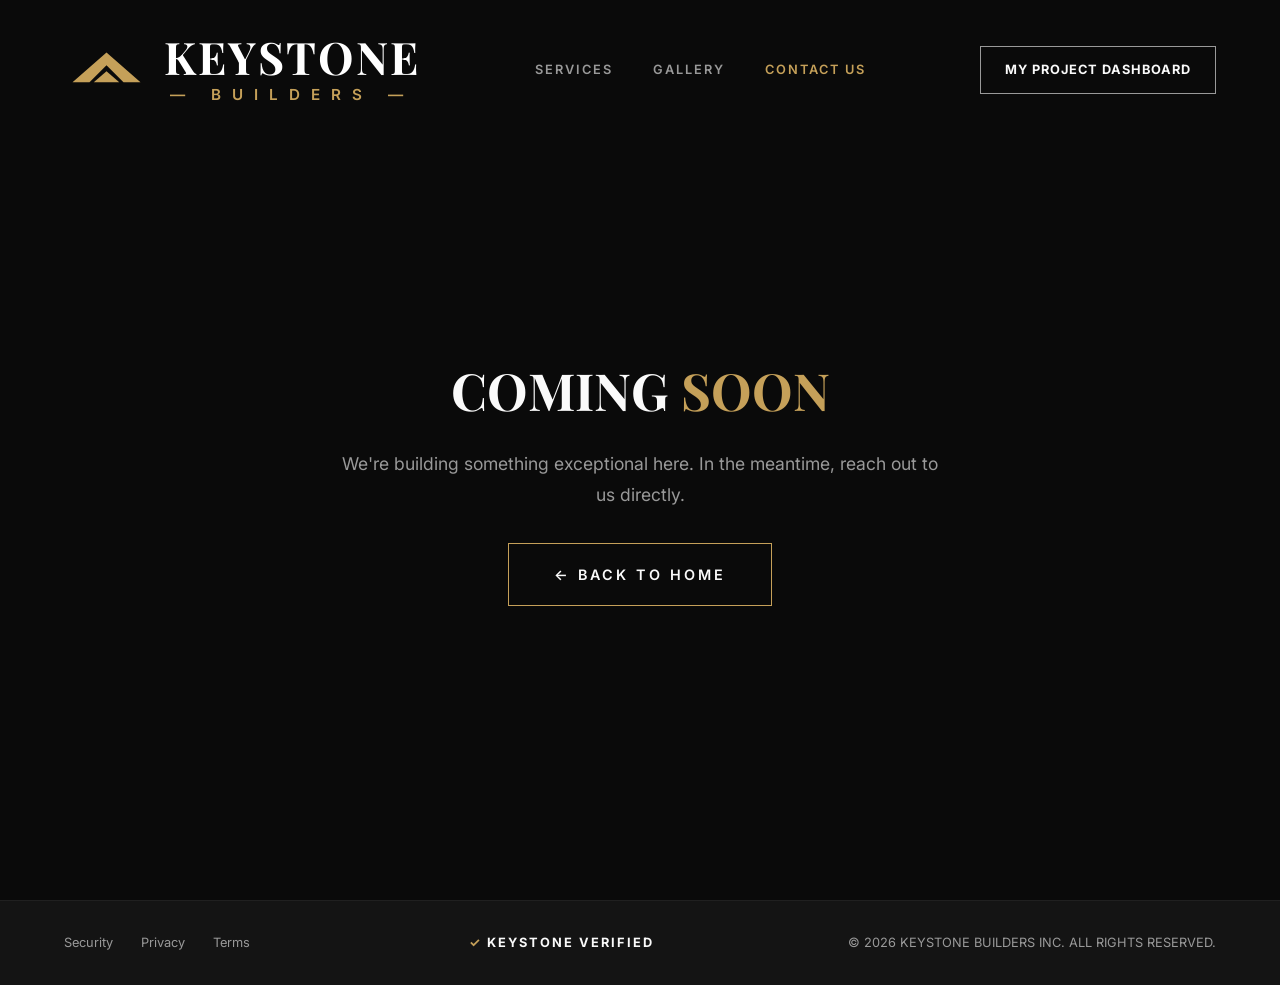
<file: contact.html>
<!DOCTYPE html>
<html lang="en">
<head>
    <meta charset="UTF-8">
    <meta name="viewport" content="width=device-width, initial-scale=1.0">
    <title>Contact Us | Keystone Builders</title>
    <meta name="description" content="Get in touch with Keystone Builders for your next construction project.">
    <link rel="preconnect" href="https://fonts.googleapis.com">
    <link rel="preconnect" href="https://fonts.gstatic.com" crossorigin>
    <link href="https://fonts.googleapis.com/css2?family=Inter:wght@300;400;600&family=Playfair+Display:ital,wght@0,400;0,600;0,700;1,400&display=swap" rel="stylesheet">
    <link rel="stylesheet" href="./style.css?v=5">
    <style>
        .contact-page {
            padding: 120px 4% 4rem;
            min-height: 100vh;
            background: var(--bg-dark);
            display: flex;
            align-items: center;
            justify-content: center;
        }
        .contact-placeholder {
            text-align: center;
            max-width: 600px;
        }
        .contact-placeholder h1 {
            font-family: var(--font-heading);
            font-size: clamp(2rem, 4vw, 3.5rem);
            margin-bottom: 1rem;
        }
        .contact-placeholder p {
            color: var(--text-dim);
            font-size: 1.1rem;
            line-height: 1.8;
            margin-bottom: 2rem;
        }
    </style>
</head>
<body>
    <main class="spatial-hero">
        <header class="header">
            <a href="./" style="text-decoration: none;">
                <div class="logo-container">
                    <svg class="logo-icon" viewBox="0 0 100 60" xmlns="http://www.w3.org/2000/svg">
                        <path d="M50 10 L90 45 L70 45 L50 25 L30 45 L10 45 Z" fill="#C5A059"/>
                        <polygon points="50,32 65,45 35,45" fill="#C5A059"/>
                    </svg>
                    <div class="logo-text">
                        <div class="logo-title">KEYSTONE</div>
                        <div class="logo-sub">&mdash; BUILDERS &mdash;</div>
                    </div>
                </div>
            </a>
            <nav class="header-nav">
                <a href="./services.html" class="nav-link">SERVICES</a>
                <a href="./gallery.html" class="nav-link">GALLERY</a>
                <a href="./contact.html" class="nav-link" style="color: var(--accent);">CONTACT US</a>
            </nav>
            <a href="https://customer.keystonebuildersindia.com/" class="btn-secondary">MY PROJECT DASHBOARD</a>
        </header>
    </main>

    <section class="contact-page">
        <div class="contact-placeholder">
            <h1>COMING <span class="accent">SOON</span></h1>
            <p>We're building something exceptional here. In the meantime, reach out to us directly.</p>
            <a href="./" class="btn-primary" style="display:inline-block; text-decoration:none; transform:none;">← BACK TO HOME</a>
        </div>
    </section>

    <footer class="footer">
        <div class="footer-links">
            <a href="#security-policy">Security</a>
            <a href="#privacy-policy">Privacy</a>
            <a href="#terms-of-service">Terms</a>
        </div>
        <div class="trust-badge">
            <span class="badge-icon">✓</span> <span class="badge-text">KEYSTONE VERIFIED</span>
        </div>
        <div class="copyright">
            &copy; 2026 KEYSTONE BUILDERS INC. ALL RIGHTS RESERVED.
        </div>
    </footer>
</body>
</html>
</file>
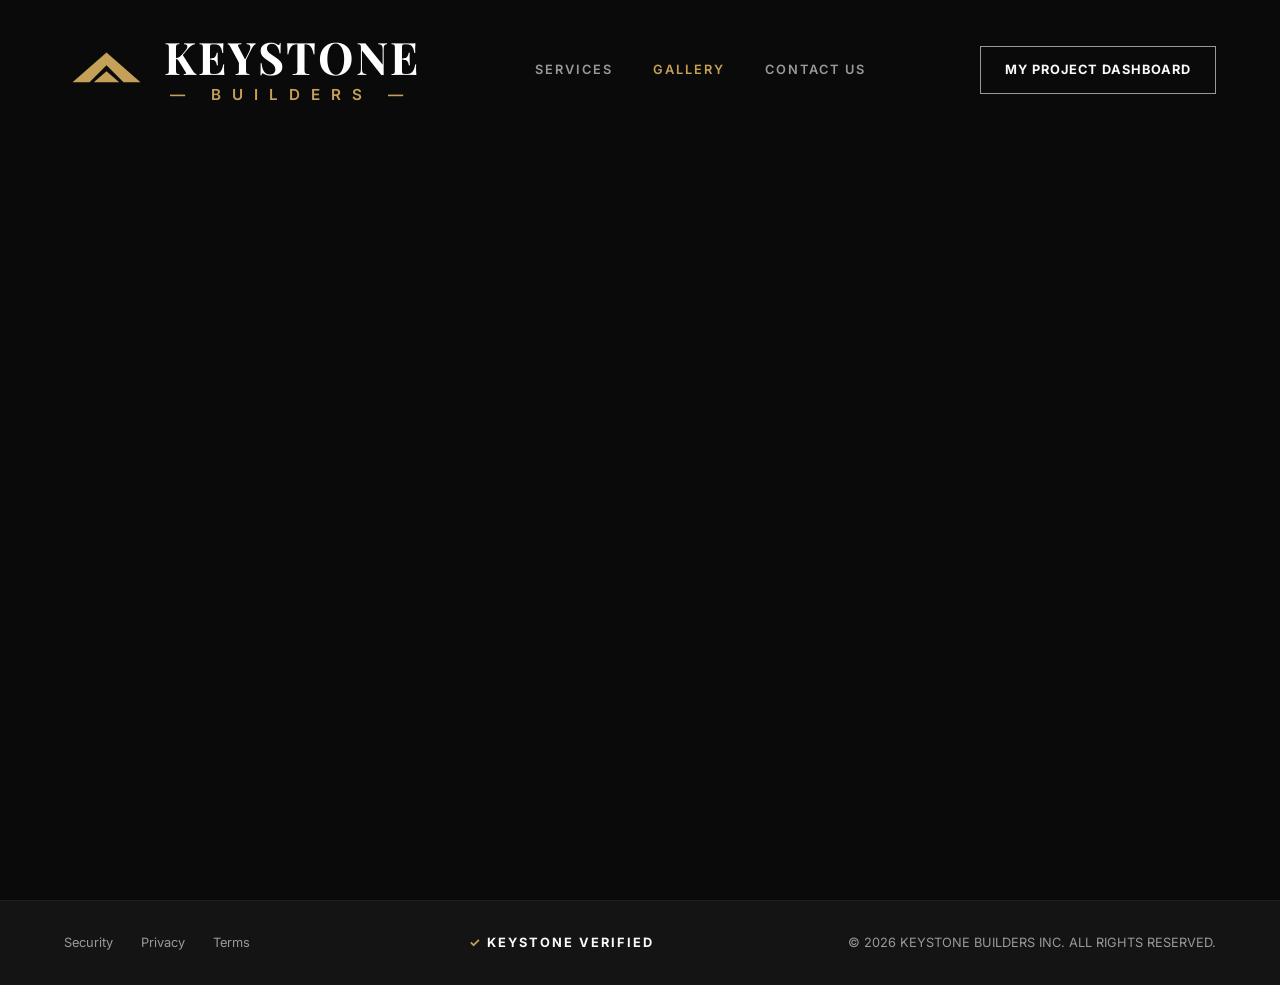
<file: gallery.html>
<!DOCTYPE html>
<html lang="en">
<head>
    <meta charset="UTF-8">
    <meta name="viewport" content="width=device-width, initial-scale=1.0">
    <title>Gallery | Keystone Builders</title>
    <meta name="description" content="Explore Keystone Builders' project portfolio — construction photos and video walkthroughs.">
    <link rel="preconnect" href="https://fonts.googleapis.com">
    <link rel="preconnect" href="https://fonts.gstatic.com" crossorigin>
    <link href="https://fonts.googleapis.com/css2?family=Inter:wght@300;400;600&family=Playfair+Display:ital,wght@0,400;0,600;0,700;1,400&display=swap" rel="stylesheet">
    <link rel="stylesheet" href="./style.css?v=5">
    <style>
        .gallery-page { 
            padding: 120px 4% 4rem; 
            min-height: 100vh; 
            background: var(--bg-dark); 
        }
        .gallery-grid {
            display: grid;
            grid-template-columns: repeat(auto-fill, minmax(300px, 1fr));
            gap: 14px;
            max-width: 1400px;
            margin: 0 auto;
        }
        .gallery-card {
            position: relative;
            aspect-ratio: 3/2;
            border-radius: 10px;
            overflow: hidden;
            cursor: pointer;
            background: #111;
            border: 1px solid rgba(255,255,255,0.06);
            transition: transform 0.3s ease, box-shadow 0.3s ease;
        }
        .gallery-card:hover {
            transform: scale(1.03);
            box-shadow: 0 12px 40px rgba(197,160,89,0.15);
        }
        .gallery-card img, .gallery-card video {
            width: 100%;
            height: 100%;
            object-fit: cover;
            pointer-events: none;
            transition: transform 0.4s ease;
        }
        .gallery-card:hover img { transform: scale(1.06); }
        .gallery-card .play-badge {
            position: absolute;
            inset: 0;
            display: flex;
            align-items: center;
            justify-content: center;
            background: rgba(0,0,0,0.3);
        }
        .gallery-card .play-badge div {
            width: 56px;
            height: 56px;
            border-radius: 50%;
            background: rgba(197,160,89,0.9);
            display: flex;
            align-items: center;
            justify-content: center;
            box-shadow: 0 4px 20px rgba(0,0,0,0.4);
        }
        .gallery-empty {
            grid-column: 1 / -1;
            text-align: center;
            padding: 80px 20px;
            color: #4b5563;
        }
        @media(max-width: 768px) {
            .gallery-page { padding: 160px 3% 3rem; }
            .gallery-grid { grid-template-columns: repeat(auto-fill, minmax(160px, 1fr)); gap: 8px; }
        }
    </style>
</head>
<body>
    <main class="spatial-hero">
        <header class="header">
            <a href="./" style="text-decoration: none;">
                <div class="logo-container">
                    <svg class="logo-icon" viewBox="0 0 100 60" xmlns="http://www.w3.org/2000/svg">
                        <path d="M50 10 L90 45 L70 45 L50 25 L30 45 L10 45 Z" fill="#C5A059"/>
                        <polygon points="50,32 65,45 35,45" fill="#C5A059"/>
                    </svg>
                    <div class="logo-text">
                        <div class="logo-title">KEYSTONE</div>
                        <div class="logo-sub">&mdash; BUILDERS &mdash;</div>
                    </div>
                </div>
            </a>
            <nav class="header-nav">
                <a href="./services.html" class="nav-link">SERVICES</a>
                <a href="./gallery.html" class="nav-link" style="color: var(--accent);">GALLERY</a>
                <a href="./contact.html" class="nav-link">CONTACT US</a>
            </nav>
            <a href="https://customer.keystonebuildersindia.com/" class="btn-secondary">MY PROJECT DASHBOARD</a>
        </header>
    </main>

    <section class="gallery-page">
        <div class="gallery-grid" id="galleryGrid">
            <!-- Populated from Supabase Storage -->
        </div>
    </section>

    <!-- Lightbox -->
    <div id="portfolioLightbox" style="display:none; position:fixed; inset:0; z-index:10000; background:rgba(0,0,0,0.96); backdrop-filter:blur(24px); align-items:center; justify-content:center;">
        <button id="lightboxClose" style="position:absolute; top:20px; right:24px; background:rgba(255,255,255,0.1); border:none; color:#fff; font-size:2rem; cursor:pointer; z-index:10001; width:48px; height:48px; display:flex; align-items:center; justify-content:center; border-radius:50%; transition:background 0.2s;">&times;</button>
        <button id="lightboxPrev" style="position:absolute; left:20px; top:50%; transform:translateY(-50%); background:rgba(255,255,255,0.08); border:1px solid rgba(255,255,255,0.1); color:#fff; font-size:1.8rem; cursor:pointer; width:52px; height:52px; border-radius:50%; display:flex; align-items:center; justify-content:center; transition:background 0.2s;">&#8249;</button>
        <button id="lightboxNext" style="position:absolute; right:20px; top:50%; transform:translateY(-50%); background:rgba(255,255,255,0.08); border:1px solid rgba(255,255,255,0.1); color:#fff; font-size:1.8rem; cursor:pointer; width:52px; height:52px; border-radius:50%; display:flex; align-items:center; justify-content:center; transition:background 0.2s;">&#8250;</button>
        <div id="lightboxContent" style="max-width:90vw; max-height:85vh; display:flex; align-items:center; justify-content:center;"></div>
    </div>

    <footer class="footer">
        <div class="footer-links">
            <a href="#security-policy">Security</a>
            <a href="#privacy-policy">Privacy</a>
            <a href="#terms-of-service">Terms</a>
        </div>
        <div class="trust-badge">
            <span class="badge-icon">✓</span> <span class="badge-text">KEYSTONE VERIFIED</span>
        </div>
        <div class="copyright">
            &copy; 2026 KEYSTONE BUILDERS INC. ALL RIGHTS RESERVED.
        </div>
    </footer>

    <script>
    (function() {
        const SUPABASE_URL = 'https://iojmldujezovnxlxpjsh.supabase.co';
        const SUPABASE_ANON_KEY = 'sb_publishable_Y7IU2Bh0YnHmodEWFe5mGQ_-VdRbUMg';
        const BUCKET_NAME = 'portfolio';

        const IMAGE_EXTS = ['.jpg', '.jpeg', '.png', '.webp', '.avif'];
        const VIDEO_EXTS = ['.mp4', '.mov', '.webm'];

        const storageUrl = (name) => `${SUPABASE_URL}/storage/v1/object/public/${BUCKET_NAME}/${encodeURIComponent(name)}`;

        function getFileType(name) {
            const ext = name.substring(name.lastIndexOf('.')).toLowerCase();
            if (VIDEO_EXTS.includes(ext)) return 'video';
            if (IMAGE_EXTS.includes(ext)) return 'photo';
            return null;
        }

        const grid = document.getElementById('galleryGrid');
        const lightbox = document.getElementById('portfolioLightbox');
        const lbContent = document.getElementById('lightboxContent');
        let currentIdx = 0;
        let items = [];

        async function loadGallery() {
            const MAX_RETRIES = 3;
            let files = [];

            for (let attempt = 1; attempt <= MAX_RETRIES; attempt++) {
                try {
                    const res = await fetch(`${SUPABASE_URL}/storage/v1/object/list/${BUCKET_NAME}`, {
                        method: 'POST',
                        headers: {
                            'Content-Type': 'application/json',
                            'apikey': SUPABASE_ANON_KEY,
                            'Authorization': `Bearer ${SUPABASE_ANON_KEY}`
                        },
                        body: JSON.stringify({ prefix: '', limit: 200, offset: 0, sortBy: { column: 'name', order: 'asc' } })
                    });
                    if (res.ok) files = await res.json();
                    if (Array.isArray(files) && files.length > 0) break;
                } catch (e) { console.warn('Gallery fetch attempt', attempt, e); }
                if (attempt < MAX_RETRIES) await new Promise(r => setTimeout(r, 1500));
            }

            items = (files || [])
                .filter(f => f.name && getFileType(f.name))
                .map(f => ({ name: f.name, type: getFileType(f.name), url: storageUrl(f.name) }));

            if (items.length === 0) {
                grid.innerHTML = '<div class="gallery-empty"><div style="font-size:2.5rem; margin-bottom:12px;">🏗️</div><div style="font-size:1rem; color:#94a3b8;">Portfolio coming soon</div></div>';
                return;
            }

            grid.innerHTML = items.map((item, i) => {
                const isVideo = item.type === 'video';
                const media = isVideo
                    ? `<video src="${item.url}" preload="metadata" muted></video>`
                    : `<img src="${item.url}" alt="" loading="lazy">`;
                const badge = isVideo
                    ? `<div class="play-badge"><div><svg width="22" height="22" viewBox="0 0 24 24" fill="#fff"><polygon points="8,5 19,12 8,19"/></svg></div></div>`
                    : '';
                return `<div class="gallery-card" data-index="${i}">${media}${badge}</div>`;
            }).join('');

            grid.querySelectorAll('.gallery-card').forEach(el => {
                el.addEventListener('click', () => openLightbox(parseInt(el.dataset.index)));
            });
        }

        function openLightbox(index) {
            currentIdx = index;
            renderLB();
            lightbox.style.display = 'flex';
            document.body.style.overflow = 'hidden';
        }

        function closeLightbox() {
            lightbox.style.display = 'none';
            document.body.style.overflow = '';
            const v = lbContent.querySelector('video');
            if (v) v.pause();
            lbContent.innerHTML = '';
        }

        function renderLB() {
            const item = items[currentIdx];
            if (!item) return;
            if (item.type === 'video') {
                lbContent.innerHTML = `<video src="${item.url}" controls autoplay style="max-width:90vw; max-height:80vh; border-radius:8px; box-shadow:0 20px 60px rgba(0,0,0,0.5); outline:none; background:#000;">Your browser does not support the video tag.</video>`;
            } else {
                lbContent.innerHTML = `<img src="${item.url}" style="max-width:90vw; max-height:80vh; border-radius:8px; box-shadow:0 20px 60px rgba(0,0,0,0.5); object-fit:contain;" alt="">`;
            }
        }

        function nav(dir) {
            const v = lbContent.querySelector('video');
            if (v) v.pause();
            currentIdx = (currentIdx + dir + items.length) % items.length;
            renderLB();
        }

        if (lightbox) {
            document.getElementById('lightboxClose').addEventListener('click', (e) => { e.stopPropagation(); closeLightbox(); });
            document.getElementById('lightboxPrev').addEventListener('click', (e) => { e.stopPropagation(); nav(-1); });
            document.getElementById('lightboxNext').addEventListener('click', (e) => { e.stopPropagation(); nav(1); });
            lightbox.addEventListener('click', (e) => { if (e.target === lightbox) closeLightbox(); });
        }

        document.addEventListener('keydown', (e) => {
            if (lightbox && lightbox.style.display === 'flex') {
                if (e.key === 'Escape') closeLightbox();
                if (e.key === 'ArrowLeft') nav(-1);
                if (e.key === 'ArrowRight') nav(1);
            }
        });

        loadGallery();
    })();
    </script>
</body>
</html>
</file>
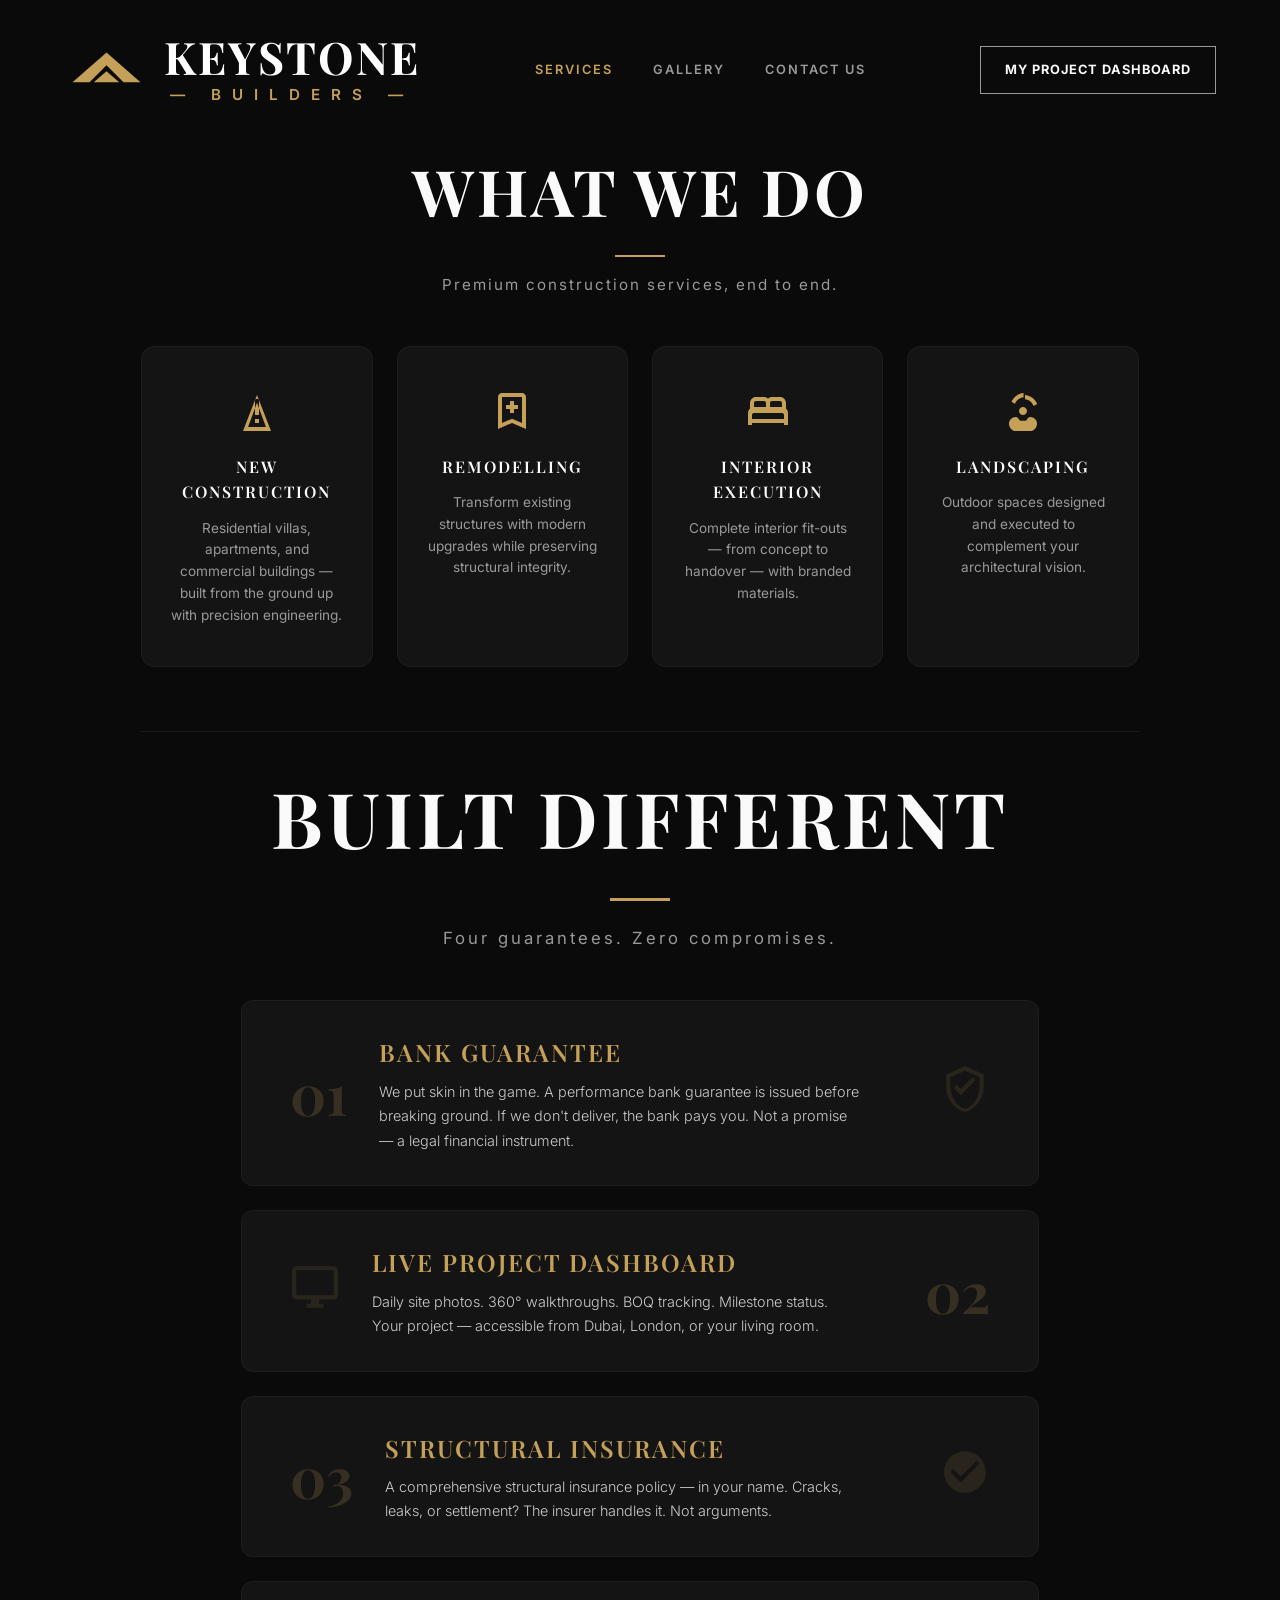
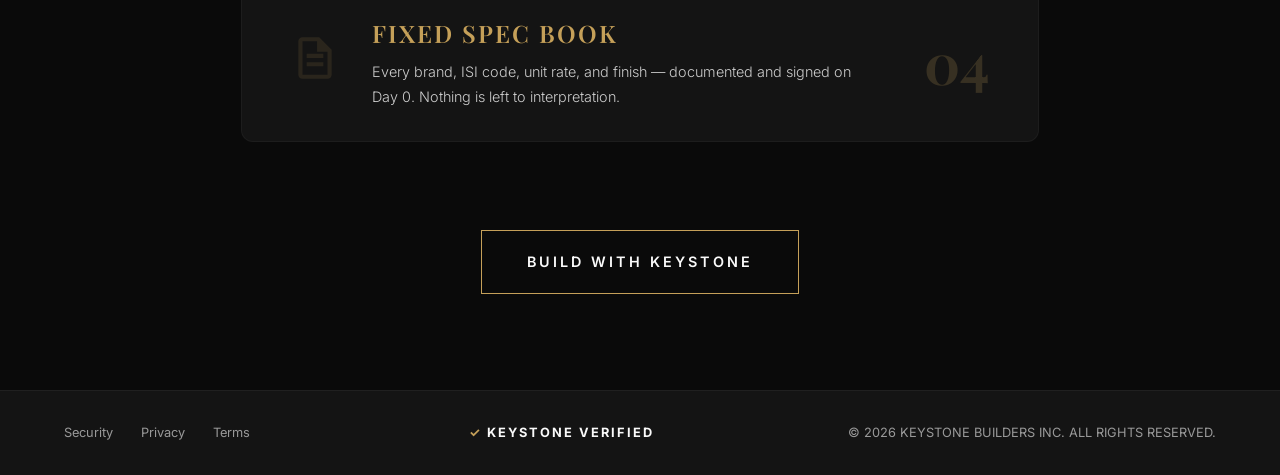
<file: services.html>
<!DOCTYPE html>
<html lang="en">
<head>
    <meta charset="UTF-8">
    <meta name="viewport" content="width=device-width, initial-scale=1.0">
    <title>Services | Keystone Builders</title>
    <meta name="description" content="Four guarantees no other builder offers — Bank Guarantee, Live Dashboard, Structural Insurance, Fixed Spec Book.">
    <link rel="preconnect" href="https://fonts.googleapis.com">
    <link rel="preconnect" href="https://fonts.gstatic.com" crossorigin>
    <link href="https://fonts.googleapis.com/css2?family=Inter:wght@300;400;600;700&family=Playfair+Display:ital,wght@0,400;0,600;0,700;1,400&display=swap" rel="stylesheet">
    <link rel="stylesheet" href="./style.css?v=6">
    <style>
        .services-page {
            padding: 140px 0 0;
            background: var(--bg-dark);
            min-height: 100vh;
        }

        /* Hero */
        .services-hero {
            text-align: center;
            padding: 1.5rem 2rem 3rem;
        }
        .services-hero h1 {
            font-family: var(--font-heading);
            font-size: clamp(3rem, 6vw, 5rem);
            font-weight: 700;
            letter-spacing: 4px;
            margin-bottom: 1.2rem;
        }
        .services-hero .gold-line {
            width: 60px;
            height: 3px;
            background: var(--accent);
            margin: 0 auto 1.5rem;
        }
        .services-hero p {
            color: var(--text-dim);
            font-size: 1.05rem;
            letter-spacing: 3px;
            font-weight: 400;
        }

        /* Feature Sections */
        .feature-section {
            max-width: 900px;
            margin: 0 auto 1.5rem;
            padding: 0 4%;
        }
        .feature-card {
            background: var(--bg-card);
            border: 1px solid rgba(255,255,255,0.04);
            border-radius: 12px;
            padding: 2rem 3rem;
            display: grid;
            grid-template-columns: auto 1fr auto;
            align-items: center;
            gap: 2rem;
            position: relative;
            overflow: hidden;
            transition: border-color 0.4s ease;
        }
        .feature-card:hover {
            border-color: rgba(197,160,89,0.15);
        }
        .feature-card.reversed {
            direction: rtl;
        }
        .feature-card.reversed > * {
            direction: ltr;
        }
        .feature-number {
            font-family: var(--font-heading);
            font-size: clamp(2.5rem, 5vw, 3.5rem);
            font-weight: 700;
            color: rgba(197,160,89,0.2);
            line-height: 1;
        }
        .feature-text h2 {
            font-family: var(--font-heading);
            font-size: clamp(1.1rem, 2vw, 1.5rem);
            color: var(--accent);
            font-weight: 600;
            margin-bottom: 0.5rem;
            letter-spacing: 2px;
        }
        .feature-text p {
            color: #ccc;
            font-size: 0.9rem;
            line-height: 1.7;
            font-weight: 300;
            max-width: 480px;
        }
        .feature-icon {
            opacity: 0.12;
            color: var(--accent);
        }
        .feature-icon svg {
            width: 50px;
            height: 50px;
        }

        /* CTA Section */
        .services-cta {
            text-align: center;
            padding: 4rem 2rem 6rem;
        }
        .services-cta a {
            display: inline-block;
            text-decoration: none;
        }

        /* Service Tiles */
        .service-tiles {
            display: grid;
            grid-template-columns: repeat(4, 1fr);
            gap: 1.5rem;
        }
        .service-tile {
            background: var(--bg-card);
            border: 1px solid rgba(255,255,255,0.04);
            border-radius: 14px;
            padding: 2.5rem 1.8rem;
            text-align: center;
            transition: border-color 0.3s ease, transform 0.3s ease;
        }
        .service-tile:hover {
            border-color: rgba(197,160,89,0.2);
            transform: translateY(-4px);
        }
        .tile-icon {
            width: 48px;
            height: 48px;
            margin: 0 auto 1.2rem;
            color: var(--accent);
        }
        .tile-icon svg {
            width: 100%;
            height: 100%;
        }
        .service-tile h3 {
            font-family: var(--font-heading);
            font-size: 1rem;
            color: var(--text-main);
            letter-spacing: 2px;
            margin-bottom: 0.8rem;
            font-weight: 600;
        }
        .service-tile p {
            font-size: 0.85rem;
            color: var(--text-dim);
            line-height: 1.6;
        }

        /* Responsive */
        @media (max-width: 768px) {
            .services-page { padding-top: 160px; }
            .service-tiles { grid-template-columns: 1fr 1fr; }
            .feature-card {
                grid-template-columns: 1fr;
                padding: 2.5rem 2rem;
                text-align: center;
                gap: 1.5rem;
            }
            .feature-card.reversed { direction: ltr; }
            .feature-number { font-size: 3.5rem; }
            .feature-icon { display: none; }
            .feature-text p { max-width: 100%; }
        }
        @media (max-width: 480px) {
            .service-tiles { grid-template-columns: 1fr; }
        }
    </style>
</head>
<body>
    <main class="spatial-hero">
        <header class="header">
            <a href="./" style="text-decoration: none;">
                <div class="logo-container">
                    <svg class="logo-icon" viewBox="0 0 100 60" xmlns="http://www.w3.org/2000/svg">
                        <path d="M50 10 L90 45 L70 45 L50 25 L30 45 L10 45 Z" fill="#C5A059"/>
                        <polygon points="50,32 65,45 35,45" fill="#C5A059"/>
                    </svg>
                    <div class="logo-text">
                        <div class="logo-title">KEYSTONE</div>
                        <div class="logo-sub">&mdash; BUILDERS &mdash;</div>
                    </div>
                </div>
            </a>
            <nav class="header-nav">
                <a href="./services.html" class="nav-link" style="color: var(--accent);">SERVICES</a>
                <a href="./gallery.html" class="nav-link">GALLERY</a>
                <a href="./contact.html" class="nav-link">CONTACT US</a>
            </nav>
            <a href="https://customer.keystonebuildersindia.com/" class="btn-secondary">MY PROJECT DASHBOARD</a>
        </header>
    </main>

    <section class="services-page">

        <!-- Service Categories -->
        <div style="max-width: 1100px; margin: 0 auto; padding: 0 4% 4rem;">
            <div style="text-align: center; margin-bottom: 3rem;">
                <h1 style="font-family: var(--font-heading); font-size: clamp(2.5rem, 5vw, 4rem); font-weight: 700; letter-spacing: 3px; margin-bottom: 0.8rem;">WHAT WE DO</h1>
                <div style="width: 50px; height: 2px; background: var(--accent); margin: 0 auto 1rem;"></div>
                <p style="color: var(--text-dim); font-size: 0.95rem; letter-spacing: 2px;">Premium construction services, end to end.</p>
            </div>

            <div class="service-tiles">
                <!-- New Construction -->
                <div class="service-tile">
                    <div class="tile-icon">
                        <svg viewBox="0 0 24 24" fill="currentColor"><path d="M13 18h-2v-2h2v2zm0-4h-2V6h2v8zM5 22h14l-7-18L5 22zm7-14.16L16.47 20H7.53L12 7.84z"/></svg>
                    </div>
                    <h3>NEW CONSTRUCTION</h3>
                    <p>Residential villas, apartments, and commercial buildings — built from the ground up with precision engineering.</p>
                </div>
                <!-- Remodelling -->
                <div class="service-tile">
                    <div class="tile-icon">
                        <svg viewBox="0 0 24 24" fill="currentColor"><path d="M17 3H7c-1.1 0-2 .9-2 2v16l7-3 7 3V5c0-1.1-.9-2-2-2zm0 15l-5-2.18L7 18V5h10v13z"/><path d="M11 7h2v2h2v2h-2v2h-2v-2H9V9h2z"/></svg>
                    </div>
                    <h3>REMODELLING</h3>
                    <p>Transform existing structures with modern upgrades while preserving structural integrity.</p>
                </div>
                <!-- Interior Execution -->
                <div class="service-tile">
                    <div class="tile-icon">
                        <svg viewBox="0 0 24 24" fill="currentColor"><path d="M21 10.78V8c0-1.65-1.35-3-3-3h-4c-.77 0-1.47.3-2 .78-.53-.48-1.23-.78-2-.78H6C4.35 5 3 6.35 3 8v2.78c-.61.55-1 1.34-1 2.22v6h2v-1h16v1h2v-6c0-.88-.39-1.67-1-2.22zM14 7h4c.55 0 1 .45 1 1v2h-6V8c0-.55.45-1 1-1zM5 8c0-.55.45-1 1-1h4c.55 0 1 .45 1 1v2H5V8zm-1 8v-2c0-.55.45-1 1-1h14c.55 0 1 .45 1 1v2H4z"/></svg>
                    </div>
                    <h3>INTERIOR EXECUTION</h3>
                    <p>Complete interior fit-outs — from concept to handover — with branded materials.</p>
                </div>
                <!-- Landscaping -->
                <div class="service-tile">
                    <div class="tile-icon">
                        <svg viewBox="0 0 24 24" fill="currentColor"><path d="M15.67 15c-.73 0-1.38.47-1.6 1.17-.12.4-.47.67-.88.67h-2.38c-.42 0-.76-.27-.88-.67C9.71 15.47 9.06 15 8.33 15 6.49 15 5 16.49 5 18.33 5 20.15 6.49 22 8.33 22h7.33C17.51 22 19 20.15 19 18.33 19 16.49 17.51 15 15.67 15zM12 14c1.1 0 2-.9 2-2s-.9-2-2-2-2 .9-2 2 .9 2 2 2zm1-9.94v2.02c2.01.2 3.64 1.56 4.33 3.36l1.73-1C18.03 6.12 15.71 4.26 13 4.06zM7.94 8.44c.69-1.8 2.32-3.16 4.33-3.36V3.06c-2.71.2-5.03 2.06-6.06 4.36l1.73 1z"/></svg>
                    </div>
                    <h3>LANDSCAPING</h3>
                    <p>Outdoor spaces designed and executed to complement your architectural vision.</p>
                </div>
            </div>
        </div>

        <!-- Divider -->
        <div style="max-width: 1100px; margin: 0 auto 0; padding: 0 4%;"><div style="border-top: 1px solid rgba(255,255,255,0.06);"></div></div>

        <!-- Hero -->
        <div class="services-hero">
            <h2 style="font-family: var(--font-heading); font-size: clamp(3rem, 6vw, 5rem); font-weight: 700; letter-spacing: 4px; margin-bottom: 1.2rem;">BUILT DIFFERENT</h2>
            <div class="gold-line"></div>
            <p>Four guarantees. Zero compromises.</p>
        </div>

        <!-- 01 — Bank Guarantee -->
        <div class="feature-section">
            <div class="feature-card">
                <div class="feature-number">01</div>
                <div class="feature-text">
                    <h2>BANK GUARANTEE</h2>
                    <p>We put skin in the game. A performance bank guarantee is issued before breaking ground. If we don't deliver, the bank pays you. Not a promise — a legal financial instrument.</p>
                </div>
                <div class="feature-icon">
                    <svg viewBox="0 0 24 24" fill="currentColor"><path d="M12 1L3 5v6c0 5.55 3.84 10.74 9 12 5.16-1.26 9-6.45 9-12V5l-9-4zm0 2.18l7 3.12v4.7c0 4.83-3.13 9.37-7 10.54-3.87-1.17-7-5.71-7-10.54V6.3l7-3.12zM10 12l-2-2-1.41 1.41L10 14.83l7-7L15.59 6.42 10 12z"/></svg>
                </div>
            </div>
        </div>

        <!-- 02 — Live Project Dashboard -->
        <div class="feature-section">
            <div class="feature-card reversed">
                <div class="feature-number">02</div>
                <div class="feature-text">
                    <h2>LIVE PROJECT DASHBOARD</h2>
                    <p>Daily site photos. 360° walkthroughs. BOQ tracking. Milestone status. Your project — accessible from Dubai, London, or your living room.</p>
                </div>
                <div class="feature-icon">
                    <svg viewBox="0 0 24 24" fill="currentColor"><path d="M21 2H3c-1.1 0-2 .9-2 2v12c0 1.1.9 2 2 2h7v2H8v2h8v-2h-2v-2h7c1.1 0 2-.9 2-2V4c0-1.1-.9-2-2-2zm0 14H3V4h18v12z"/></svg>
                </div>
            </div>
        </div>

        <!-- 03 — Structural Insurance -->
        <div class="feature-section">
            <div class="feature-card">
                <div class="feature-number">03</div>
                <div class="feature-text">
                    <h2>STRUCTURAL INSURANCE</h2>
                    <p>A comprehensive structural insurance policy — in your name. Cracks, leaks, or settlement? The insurer handles it. Not arguments.</p>
                </div>
                <div class="feature-icon">
                    <svg viewBox="0 0 24 24" fill="currentColor"><path d="M12 2C6.48 2 2 6.48 2 12s4.48 10 10 10 10-4.48 10-10S17.52 2 12 2zm-2 15l-5-5 1.41-1.41L10 14.17l7.59-7.59L19 8l-9 9z"/></svg>
                </div>
            </div>
        </div>

        <!-- 04 — Fixed Spec Book -->
        <div class="feature-section">
            <div class="feature-card reversed">
                <div class="feature-number">04</div>
                <div class="feature-text">
                    <h2>FIXED SPEC BOOK</h2>
                    <p>Every brand, ISI code, unit rate, and finish — documented and signed on Day 0. Nothing is left to interpretation.</p>
                </div>
                <div class="feature-icon">
                    <svg viewBox="0 0 24 24" fill="currentColor"><path d="M14 2H6c-1.1 0-2 .9-2 2v16c0 1.1.9 2 2 2h12c1.1 0 2-.9 2-2V8l-6-6zM6 20V4h7v5h5v11H6zm2-6h8v2H8v-2zm0-4h8v2H8v-2z"/></svg>
                </div>
            </div>
        </div>

        <!-- CTA -->
        <div class="services-cta">
            <a href="./#inquiry-form" class="btn-primary" style="transform:none;">BUILD WITH KEYSTONE</a>
        </div>

    </section>

    <footer class="footer">
        <div class="footer-links">
            <a href="#security-policy">Security</a>
            <a href="#privacy-policy">Privacy</a>
            <a href="#terms-of-service">Terms</a>
        </div>
        <div class="trust-badge">
            <span class="badge-icon">✓</span> <span class="badge-text">KEYSTONE VERIFIED</span>
        </div>
        <div class="copyright">
            &copy; 2026 KEYSTONE BUILDERS INC. ALL RIGHTS RESERVED.
        </div>
    </footer>
</body>
</html>
</file>
<file: style.css>
:root {
    --bg-dark: #0A0A0A; /* Deep Matte Charcoal */
    --bg-card: #141414; /* Slightly lighter charcoal */
    --accent: #C5A059; /* Brushed Champagne Bronze */
    --text-main: #FAFAFA; /* Architectural White */
    --text-dim: #999999;
    --font-heading: 'Playfair Display', serif;
    --font-body: 'Inter', sans-serif;
}

* {
    margin: 0;
    padding: 0;
    box-sizing: border-box;
}

body {
    background-color: var(--bg-dark);
    color: var(--text-main);
    font-family: var(--font-body);
    overflow-x: hidden;
    line-height: 1.6;
}

.accent { color: var(--accent); }

/* Video Background */
.video-container {
    position: fixed;
    top: 0;
    left: 0;
    width: 100vw;
    height: 100vh;
    z-index: -10;
    overflow: hidden;
}

.hero-video {
    width: 100%;
    height: 100%;
    object-fit: cover;
    transition: opacity 1s ease;
}

.video-overlay {
    position: absolute;
    top: 0;
    left: 0;
    width: 100%;
    height: 100%;
    /* Darkening opacity heavily so the video is clear but the white text pops */
    background: rgba(5, 5, 5, 0.75);
    z-index: 1;
}

/* Spatial 3D Wrapper */
.spatial-hero {
    perspective: 1200px;
    width: 100%;
    /* Removed flex to prevent it from squishing the hero section when narrative-pillars renders below it */
}

/* Header */
.header {
    display: flex;
    justify-content: space-between;
    align-items: center;
    padding: 2rem 5%;
    position: fixed;
    width: 100%;
    top: 0;
    z-index: 100;
}

.logo-container {
    display: flex;
    align-items: center;
    gap: 15px;
    cursor: pointer;
}
.logo-icon {
    width: 85px; 
}
.logo-text {
    display: flex;
    flex-direction: column;
}
.logo-title {
    font-family: var(--font-heading);
    font-size: 2.8rem;
    font-weight: 700;
    letter-spacing: 2px;
    color: #FFFFFF;
    line-height: 1.1;
}
.logo-sub {
    font-size: 0.95rem;
    font-weight: 600;
    color: var(--accent);
    text-align: center;
    letter-spacing: 11px;
    margin-top: 2px;
}

.btn-secondary {
    color: var(--text-main);
    text-decoration: none;
    font-size: 0.8rem;
    font-weight: 700;
    letter-spacing: 1px;
    padding: 0.8rem 1.5rem;
    border: 1px solid var(--text-dim);
    transition: all 0.3s ease;
}

.btn-secondary:hover {
    border-color: var(--accent);
    color: var(--accent);
}

.header-nav {
    display: flex;
    align-items: center;
    gap: 2.5rem;
}

.nav-link {
    color: var(--text-dim);
    text-decoration: none;
    font-size: 0.8rem;
    font-weight: 600;
    letter-spacing: 2px;
    transition: color 0.3s ease;
}

.nav-link:hover {
    color: var(--accent);
}

/* Hero Section */
.hero-content {
    display: flex;
    flex-direction: column;
    justify-content: center;
    align-items: center;
    text-align: center;
    min-height: 100vh;
    padding-top: 80px; /* Offset for the fixed header */
    transform-style: preserve-3d;
    transition: transform 0.1s ease-out;
}

.hero-title {
    font-family: var(--font-heading);
    font-size: clamp(3.5rem, 8vw, 7rem);
    font-weight: 700;
    line-height: 1;
    letter-spacing: -1px;
    margin-bottom: 1.5rem;
    text-transform: uppercase;
    text-shadow: 0 10px 40px rgba(0,0,0,0.9);
    transform: translateZ(50px);
}

.hero-title span { display: block; }

.hero-subtitle {
    font-size: 1rem;
    font-weight: 700;
    letter-spacing: 5px;
    color: var(--text-dim);
    margin-bottom: 3rem;
    transform: translateZ(20px);
}

.btn-primary {
    background: transparent;
    color: var(--text-main);
    border: 1px solid var(--accent);
    padding: 1.2rem 2.8rem;
    font-family: var(--font-body);
    font-size: 0.9rem;
    font-weight: 600;
    letter-spacing: 3px;
    cursor: pointer;
    transition: all 0.5s cubic-bezier(0.25, 1, 0.5, 1);
    transform: translateZ(30px);
    text-transform: uppercase;
}

.btn-primary:hover {
    background: var(--accent);
    color: var(--bg-dark);
}

/* The Pillars Section */
.narrative-pillars {
    background: rgba(0, 0, 0, 0.5); /* Light dark background mapped over it */
    display: flex;
    min-height: 100vh;
    padding: 0;
    position: relative;
    z-index: 10;
}

.left-nav {
    width: 40%;
    position: sticky;
    top: 0;
    height: 100vh;
    display: flex;
    flex-direction: column;
    justify-content: center;
    padding-left: 10%;
    border-right: 1px solid rgba(255,255,255,0.05);
}

.nav-item {
    padding: 1.5rem 0;
    font-size: 1.2rem;
    font-weight: 700;
    color: var(--text-dim);
    cursor: pointer;
    transition: all 0.3s;
    letter-spacing: 1px;
}

.nav-item.active {
    color: var(--text-main);
    border-right: 4px solid var(--accent);
    transform: translateX(4px);
}

.right-content {
    width: 60%;
    padding: 10% 8% 20% 8%;
}

.pillar-content {
    opacity: 0.1;
    transform: translateY(50px);
    transition: all 0.8s cubic-bezier(0.16, 1, 0.3, 1);
    margin-bottom: 30vh;
}

.pillar-content.active {
    opacity: 1;
    transform: translateY(0);
}

.pillar-content h2 {
    font-family: var(--font-heading);
    font-size: 3rem;
    font-weight: 600;
    color: var(--accent);
    margin-bottom: 2rem;
    letter-spacing: 0px;
}

.pillar-content p, .pillar-content ul {
    font-size: 1.2rem;
    color: #ccc;
    font-weight: 300;
}

.pillar-content ul {
    list-style: none; /* Custom bullet points */
    padding-left: 0;
}

.pillar-content li {
    margin-bottom: 1rem;
    position: relative;
    padding-left: 1.5rem;
}

.pillar-content li::before {
    content: "■";
    position: absolute;
    left: 0;
    color: var(--accent);
    font-size: 0.8rem;
    top: 5px;
}

/* Modal */
.modal-overlay {
    position: fixed;
    top: 0;
    left: 0;
    width: 100vw;
    height: 100vh;
    background: rgba(0,0,0,0.9);
    backdrop-filter: blur(10px);
    z-index: 1000;
    display: flex;
    justify-content: center;
    align-items: center;
    opacity: 0;
    pointer-events: none;
    transition: opacity 0.4s ease;
}

.modal-overlay.active {
    opacity: 1;
    pointer-events: all;
}

.modal-content {
    background: var(--bg-card);
    padding: 4rem;
    width: 100%;
    max-width: 600px;
    position: relative;
    transform: translateY(50px) scale(0.95);
    transition: all 0.4s cubic-bezier(0.16, 1, 0.3, 1);
    border-top: 2px solid var(--accent);
}

.modal-overlay.active .modal-content {
    transform: translateY(0) scale(1);
}

.close-btn {
    position: absolute;
    top: 2rem;
    right: 2rem;
    background: none;
    border: none;
    color: var(--text-main);
    font-size: 2rem;
    cursor: pointer;
}

.modal-title {
    font-family: var(--font-heading);
    font-size: 2.2rem;
    font-weight: 600;
    margin-bottom: 2rem;
    letter-spacing: 0px;
}

.input-group {
    position: relative;
    margin-bottom: 2rem;
}

.input-group input, .input-group textarea {
    width: 100%;
    background: transparent;
    border: none;
    border-bottom: 1px solid var(--text-dim);
    color: white;
    padding: 0.5rem 0;
    font-size: 1rem;
    font-family: inherit;
}

.input-group input:focus, .input-group textarea:focus {
    outline: none;
    border-bottom-color: var(--accent);
}

.input-group label {
    position: absolute;
    top: 0.5rem;
    left: 0;
    color: var(--text-dim);
    transition: all 0.2s;
    pointer-events: none;
}

/* Float label up when active or filled */
.input-group input:focus ~ label,
.input-group input:not(:placeholder-shown) ~ label,
.input-group textarea:focus ~ label,
.input-group textarea:not(:placeholder-shown) ~ label {
    top: -1rem;
    font-size: 0.8rem;
    color: var(--accent);
}

/* Footer */
.footer {
    display: flex;
    justify-content: space-between;
    align-items: center;
    padding: 2rem 4rem;
    background: var(--bg-card);
    border-top: 1px solid rgba(255,255,255,0.05);
    font-size: 0.8rem;
    color: var(--text-dim);
}

.footer-links a {
    color: var(--text-dim);
    margin-right: 1.5rem;
    text-decoration: none;
}

.footer-links a:hover { color: white; }

.trust-badge {
    color: var(--text-main);
    font-weight: bold;
    letter-spacing: 2px;
}

.badge-icon { color: var(--accent); }

/* Responsive adjustments */
@media(max-width: 1024px) {
    .header { padding: 1.5rem 3rem; }
    .logo-title { font-size: 2rem; letter-spacing: 2px; }
    .logo-icon { width: 60px; }
    .logo-sub { font-size: 0.75rem; letter-spacing: 7px; }
}

@media(max-width: 768px) {
    .header { 
        flex-direction: column; 
        padding: 1rem 1rem; 
        gap: 1rem; 
        background: rgba(5,5,5,0.85); /* Ensures readability when scrolling */
        backdrop-filter: blur(10px);
    }
    .logo-container { flex-direction: column; gap: 8px; }
    .logo-icon { width: 65px; }
    .logo-title { font-size: 1.8rem; text-align: center; letter-spacing: 2px; }
    .logo-sub { font-size: 0.7rem; letter-spacing: 4px; margin-top: 0; }
    .btn-secondary { font-size: 0.70rem; padding: 0.6rem 1rem; }
    .header-nav { gap: 1.5rem; }
    .nav-link { font-size: 0.7rem; letter-spacing: 1px; }
    
    .hero-content { padding-top: 140px; } /* Offset for stacked header */
    .hero-title { font-size: clamp(2.5rem, 13vw, 4rem); }
    .hero-subtitle { font-size: 0.8rem; letter-spacing: 2px; }
    
    .narrative-pillars { flex-direction: column; }
    .left-nav { 
        width: 100%; height: auto; position: sticky; top: 110px; 
        padding: 1rem; border-right: none; 
        border-bottom: 1px solid rgba(255,255,255,0.1); 
        flex-direction: row; overflow-x: auto; white-space: nowrap; 
        background: rgba(0,0,0,0.9); z-index: 50; 
    }
    .nav-item { padding: 0.5rem 1rem; font-size: 0.9rem; border-right: none; border-bottom: 2px solid transparent; }
    .nav-item.active { border-right: none; border-bottom: 2px solid var(--accent); transform: none; }
    
    .right-content { width: 100%; padding: 2rem 1.5rem; }
    .pillar-content h2 { font-size: 1.8rem; }
    .pillar-content p, .pillar-content ul { font-size: 1rem; }
    
    .footer { flex-direction: column; gap: 1rem; text-align: center; padding: 2rem 1.5rem; }
    .modal-content { padding: 2.5rem 1.5rem; }
}
</file>
